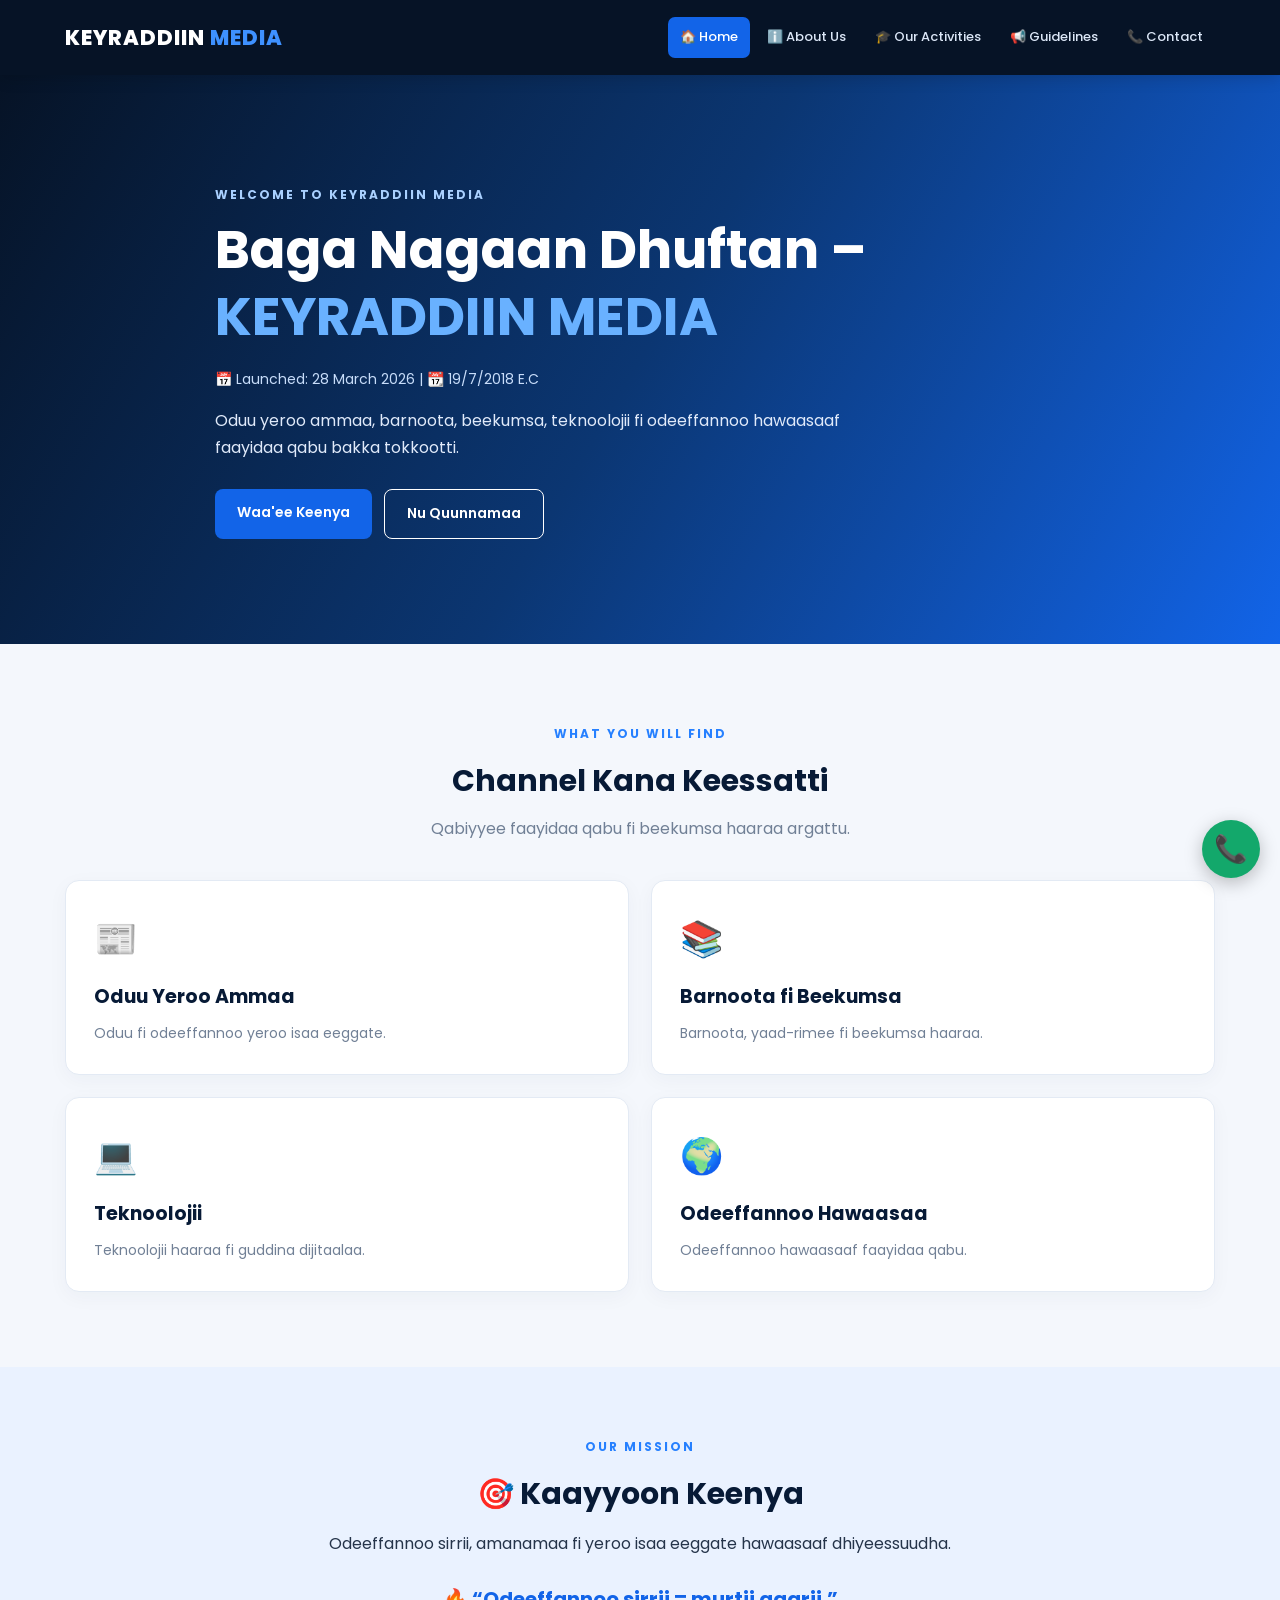
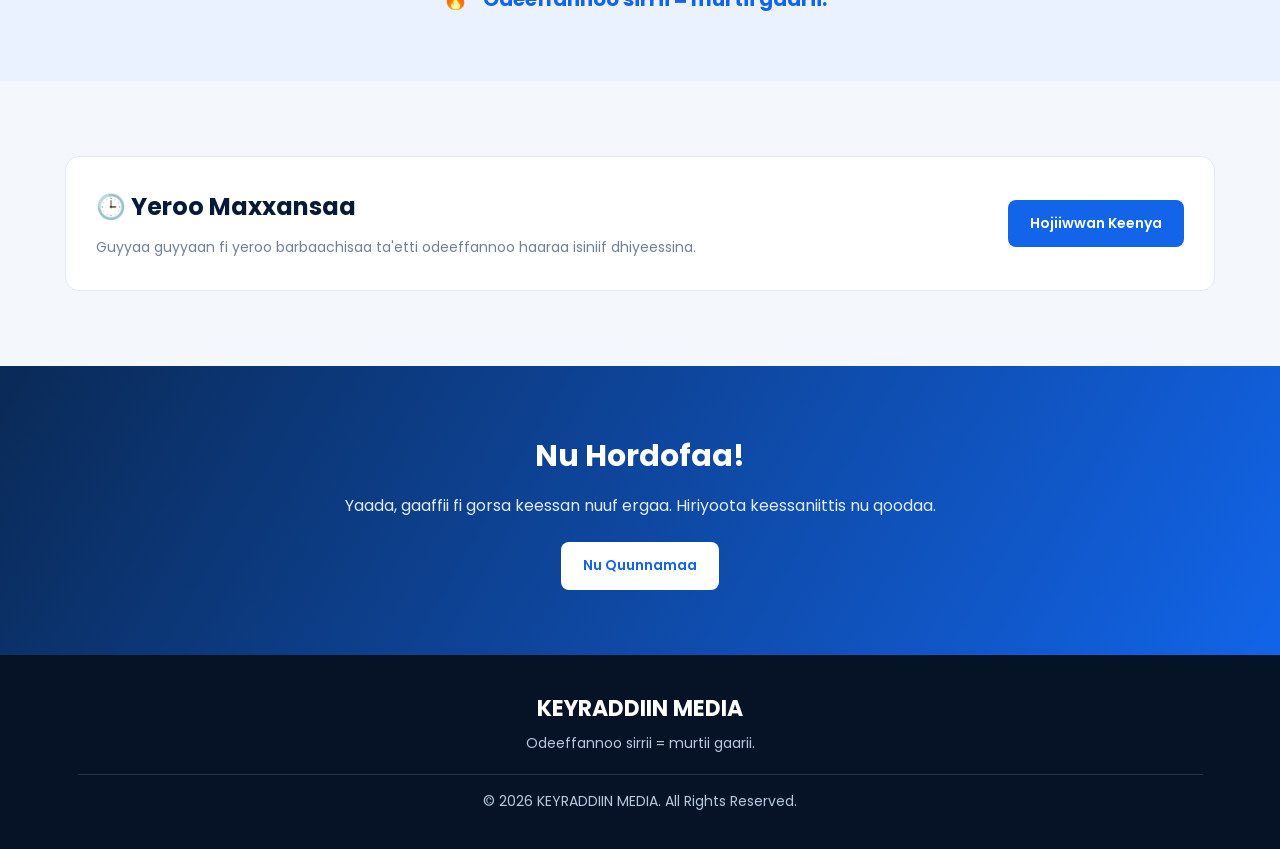
<file: index.html>
<!DOCTYPE html>
<html lang="om">
<head>
    <meta charset="UTF-8">
    <meta name="viewport" content="width=device-width, initial-scale=1.0">
    <meta name="description" content="KEYRADDIIN MEDIA - Oduu, barnoota, teknoolojii fi odeeffannoo hawaasaaf faayidaa qabu.">
    <title>KEYRADDIIN MEDIA | Home</title>
    <link rel="stylesheet" href="style.css">
</head>
<body>

<header class="header">
    <div class="container nav-container">
        <a href="index.html" class="logo">KEYRADDIIN <span>MEDIA</span></a>

        <button class="menu-toggle" id="menuToggle">☰</button>

        <nav class="nav" id="navMenu">
            <a class="active" href="index.html">🏠 Home</a>
            <a href="about.html">ℹ️ About Us</a>
            <a href="activities.html">🎓 Our Activities</a>
            <a href="guidelines.html">📢 Guidelines</a>
            <a href="contact.html">📞 Contact</a>
        </nav>
    </div>
</header>

<main>
    <section class="hero">
        <div class="container hero-content">
            <div class="hero-label">WELCOME TO KEYRADDIIN MEDIA</div>

            <h1>Baga Nagaan Dhuftan – <span>KEYRADDIIN MEDIA</span></h1>

            <p class="hero-date">
                📅 Launched: 28 March 2026 |
                📆 19/7/2018 E.C
            </p>

            <p class="hero-description">
                Oduu yeroo ammaa, barnoota, beekumsa, teknoolojii
                fi odeeffannoo hawaasaaf faayidaa qabu bakka tokkootti.
            </p>

            <div class="hero-buttons">
                <a href="about.html" class="btn btn-primary">Waa'ee Keenya</a>
                <a href="contact.html" class="btn btn-outline">Nu Quunnamaa</a>
            </div>
        </div>
    </section>

    <section class="section">
        <div class="container">
            <div class="section-heading">
                <span class="small-title">WHAT YOU WILL FIND</span>
                <h2>Channel Kana Keessatti</h2>
                <p>Qabiyyee faayidaa qabu fi beekumsa haaraa argattu.</p>
            </div>

            <div class="card-grid">
                <div class="card">
                    <div class="card-icon">📰</div>
                    <h3>Oduu Yeroo Ammaa</h3>
                    <p>Oduu fi odeeffannoo yeroo isaa eeggate.</p>
                </div>

                <div class="card">
                    <div class="card-icon">📚</div>
                    <h3>Barnoota fi Beekumsa</h3>
                    <p>Barnoota, yaad-rimee fi beekumsa haaraa.</p>
                </div>

                <div class="card">
                    <div class="card-icon">💻</div>
                    <h3>Teknoolojii</h3>
                    <p>Teknoolojii haaraa fi guddina dijitaalaa.</p>
                </div>

                <div class="card">
                    <div class="card-icon">🌍</div>
                    <h3>Odeeffannoo Hawaasaa</h3>
                    <p>Odeeffannoo hawaasaaf faayidaa qabu.</p>
                </div>
            </div>
        </div>
    </section>

    <section class="mission-section">
        <div class="container mission-box">
            <span class="small-title">OUR MISSION</span>
            <h2>🎯 Kaayyoon Keenya</h2>
            <p>
                Odeeffannoo sirrii, amanamaa fi yeroo isaa eeggate
                hawaasaaf dhiyeessuudha.
            </p>
            <div class="quote">
                🔥 “Odeeffannoo sirrii = murtii gaarii.”
            </div>
        </div>
    </section>

    <section class="section">
        <div class="container update-box">
            <div>
                <h2>🕒 Yeroo Maxxansaa</h2>
                <p>
                    Guyyaa guyyaan fi yeroo barbaachisaa ta'etti
                    odeeffannoo haaraa isiniif dhiyeessina.
                </p>
            </div>
            <a href="activities.html" class="btn btn-primary">Hojiiwwan Keenya</a>
        </div>
    </section>

    <section class="join-section">
        <div class="container">
            <h2>Nu Hordofaa!</h2>
            <p>
                Yaada, gaaffii fi gorsa keessan nuuf ergaa.
                Hiriyoota keessaniittis nu qoodaa.
            </p>
            <a href="contact.html" class="btn btn-light">Nu Quunnamaa</a>
        </div>
    </section>
</main>

<footer class="footer">
    <div class="container">
        <h3>KEYRADDIIN MEDIA</h3>
        <p>Odeeffannoo sirrii = murtii gaarii.</p>
        <p class="copyright">© 2026 KEYRADDIIN MEDIA. All Rights Reserved.</p>
    </div>
</footer>

<a href="tel:+251799574155" class="floating-call" aria-label="Bilbili">📞</a>

<script src="script.js"></script>
</body>
</html>
</file>
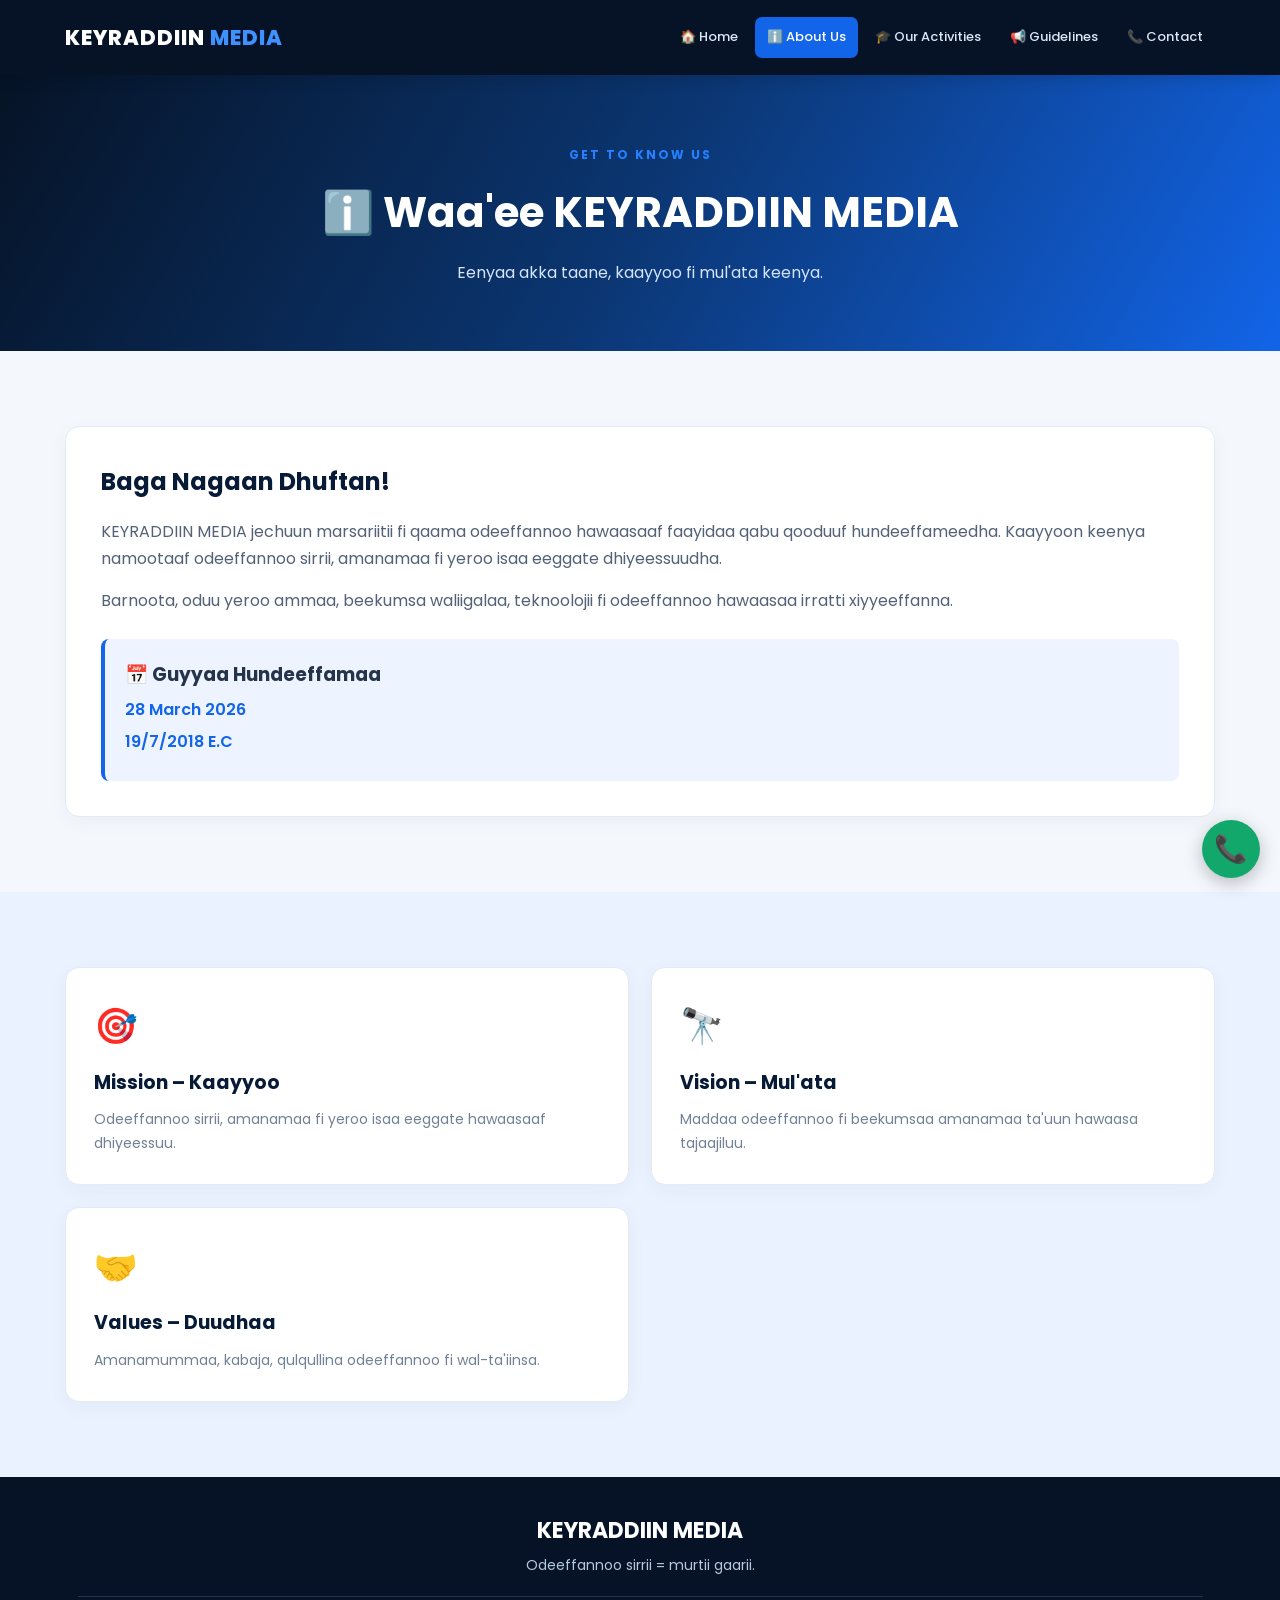
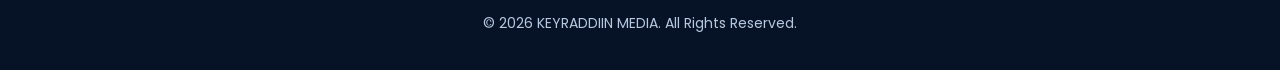
<file: about.html>
<!DOCTYPE html>
<html lang="om">
<head>
    <meta charset="UTF-8">
    <meta name="viewport" content="width=device-width, initial-scale=1.0">
    <title>About Us | KEYRADDIIN MEDIA</title>
    <link rel="stylesheet" href="style.css">
</head>
<body>

<header class="header">
    <div class="container nav-container">
        <a href="index.html" class="logo">KEYRADDIIN <span>MEDIA</span></a>
        <button class="menu-toggle" id="menuToggle">☰</button>
        <nav class="nav" id="navMenu">
            <a href="index.html">🏠 Home</a>
            <a class="active" href="about.html">ℹ️ About Us</a>
            <a href="activities.html">🎓 Our Activities</a>
            <a href="guidelines.html">📢 Guidelines</a>
            <a href="contact.html">📞 Contact</a>
        </nav>
    </div>
</header>

<main>
    <section class="page-hero">
        <div class="container">
            <span class="small-title">GET TO KNOW US</span>
            <h1>ℹ️ Waa'ee KEYRADDIIN MEDIA</h1>
            <p>Eenyaa akka taane, kaayyoo fi mul'ata keenya.</p>
        </div>
    </section>

    <section class="section">
        <div class="container content-box">
            <h2>Baga Nagaan Dhuftan!</h2>

            <p>
                KEYRADDIIN MEDIA jechuun marsariitii fi qaama odeeffannoo
                hawaasaaf faayidaa qabu qooduuf hundeeffameedha.
                Kaayyoon keenya namootaaf odeeffannoo sirrii,
                amanamaa fi yeroo isaa eeggate dhiyeessuudha.
            </p>

            <p>
                Barnoota, oduu yeroo ammaa, beekumsa waliigalaa,
                teknoolojii fi odeeffannoo hawaasaa irratti xiyyeeffanna.
            </p>

            <div class="info-highlight">
                <h3>📅 Guyyaa Hundeeffamaa</h3>
                <p>28 March 2026</p>
                <p>19/7/2018 E.C</p>
            </div>
        </div>
    </section>

    <section class="section section-dark">
        <div class="container card-grid">
            <div class="card">
                <div class="card-icon">🎯</div>
                <h3>Mission – Kaayyoo</h3>
                <p>
                    Odeeffannoo sirrii, amanamaa fi yeroo isaa eeggate
                    hawaasaaf dhiyeessuu.
                </p>
            </div>

            <div class="card">
                <div class="card-icon">🔭</div>
                <h3>Vision – Mul'ata</h3>
                <p>
                    Maddaa odeeffannoo fi beekumsaa amanamaa ta'uun
                    hawaasa tajaajiluu.
                </p>
            </div>

            <div class="card">
                <div class="card-icon">🤝</div>
                <h3>Values – Duudhaa</h3>
                <p>
                    Amanamummaa, kabaja, qulqullina odeeffannoo
                    fi wal-ta'iinsa.
                </p>
            </div>
        </div>
    </section>
</main>

<footer class="footer">
    <div class="container">
        <h3>KEYRADDIIN MEDIA</h3>
        <p>Odeeffannoo sirrii = murtii gaarii.</p>
        <p class="copyright">© 2026 KEYRADDIIN MEDIA. All Rights Reserved.</p>
    </div>
</footer>

<a href="tel:+251799574155" class="floating-call" aria-label="Bilbili">📞</a>
<script src="script.js"></script>
</body>
</html>
</file>
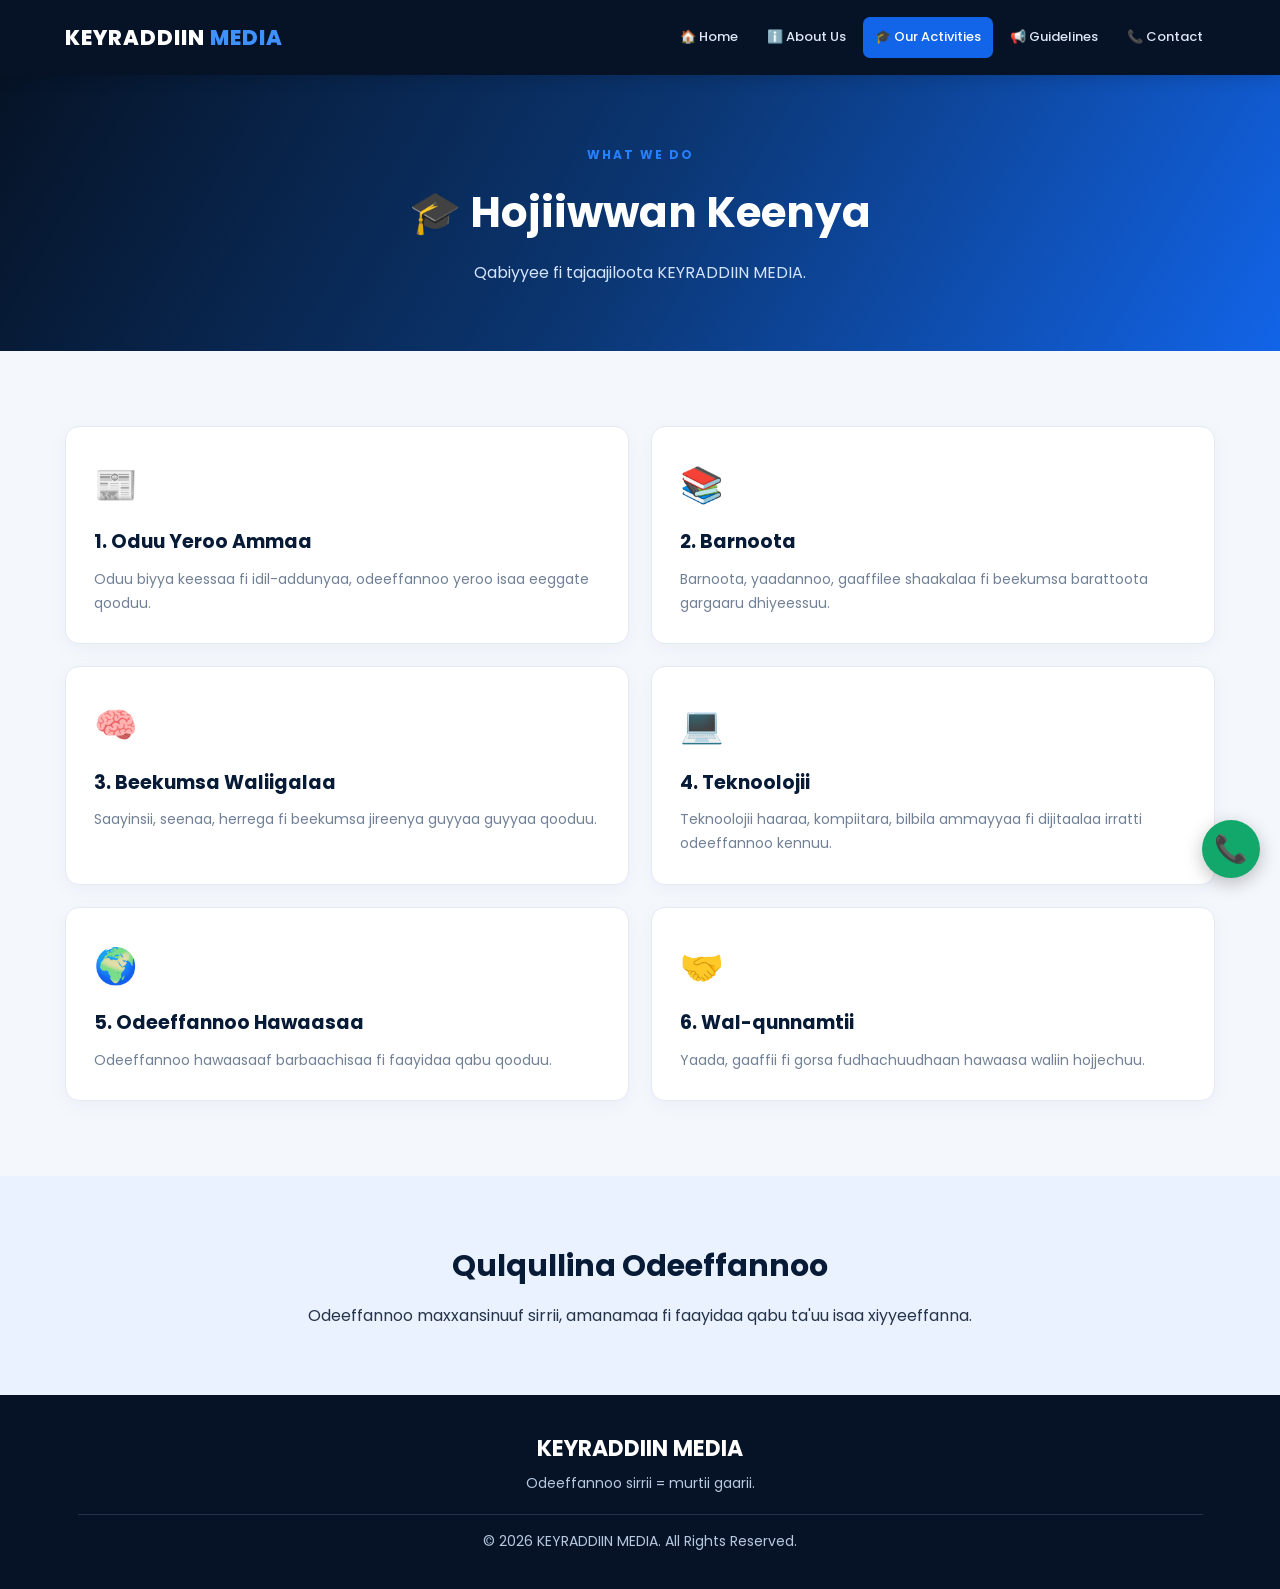
<file: activities.html>
<!DOCTYPE html>
<html lang="om">
<head>
    <meta charset="UTF-8">
    <meta name="viewport" content="width=device-width, initial-scale=1.0">
    <title>Our Activities | KEYRADDIIN MEDIA</title>
    <link rel="stylesheet" href="style.css">
</head>
<body>

<header class="header">
    <div class="container nav-container">
        <a href="index.html" class="logo">KEYRADDIIN <span>MEDIA</span></a>
        <button class="menu-toggle" id="menuToggle">☰</button>
        <nav class="nav" id="navMenu">
            <a href="index.html">🏠 Home</a>
            <a href="about.html">ℹ️ About Us</a>
            <a class="active" href="activities.html">🎓 Our Activities</a>
            <a href="guidelines.html">📢 Guidelines</a>
            <a href="contact.html">📞 Contact</a>
        </nav>
    </div>
</header>

<main>
    <section class="page-hero">
        <div class="container">
            <span class="small-title">WHAT WE DO</span>
            <h1>🎓 Hojiiwwan Keenya</h1>
            <p>Qabiyyee fi tajaajiloota KEYRADDIIN MEDIA.</p>
        </div>
    </section>

    <section class="section">
        <div class="container card-grid">

            <div class="card">
                <div class="card-icon">📰</div>
                <h3>1. Oduu Yeroo Ammaa</h3>
                <p>
                    Oduu biyya keessaa fi idil-addunyaa,
                    odeeffannoo yeroo isaa eeggate qooduu.
                </p>
            </div>

            <div class="card">
                <div class="card-icon">📚</div>
                <h3>2. Barnoota</h3>
                <p>
                    Barnoota, yaadannoo, gaaffilee shaakalaa
                    fi beekumsa barattoota gargaaru dhiyeessuu.
                </p>
            </div>

            <div class="card">
                <div class="card-icon">🧠</div>
                <h3>3. Beekumsa Waliigalaa</h3>
                <p>
                    Saayinsii, seenaa, herrega fi beekumsa
                    jireenya guyyaa guyyaa qooduu.
                </p>
            </div>

            <div class="card">
                <div class="card-icon">💻</div>
                <h3>4. Teknoolojii</h3>
                <p>
                    Teknoolojii haaraa, kompiitara,
                    bilbila ammayyaa fi dijitaalaa irratti
                    odeeffannoo kennuu.
                </p>
            </div>

            <div class="card">
                <div class="card-icon">🌍</div>
                <h3>5. Odeeffannoo Hawaasaa</h3>
                <p>
                    Odeeffannoo hawaasaaf barbaachisaa
                    fi faayidaa qabu qooduu.
                </p>
            </div>

            <div class="card">
                <div class="card-icon">🤝</div>
                <h3>6. Wal-qunnamtii</h3>
                <p>
                    Yaada, gaaffii fi gorsa fudhachuudhaan
                    hawaasa waliin hojjechuu.
                </p>
            </div>

        </div>
    </section>

    <section class="mission-section">
        <div class="container mission-box">
            <h2>Qulqullina Odeeffannoo</h2>
            <p>
                Odeeffannoo maxxansinuuf sirrii, amanamaa
                fi faayidaa qabu ta'uu isaa xiyyeeffanna.
            </p>
        </div>
    </section>
</main>

<footer class="footer">
    <div class="container">
        <h3>KEYRADDIIN MEDIA</h3>
        <p>Odeeffannoo sirrii = murtii gaarii.</p>
        <p class="copyright">© 2026 KEYRADDIIN MEDIA. All Rights Reserved.</p>
    </div>
</footer>

<a href="tel:+251799574155" class="floating-call" aria-label="Bilbili">📞</a>
<script src="script.js"></script>
</body>
</html>
</file>
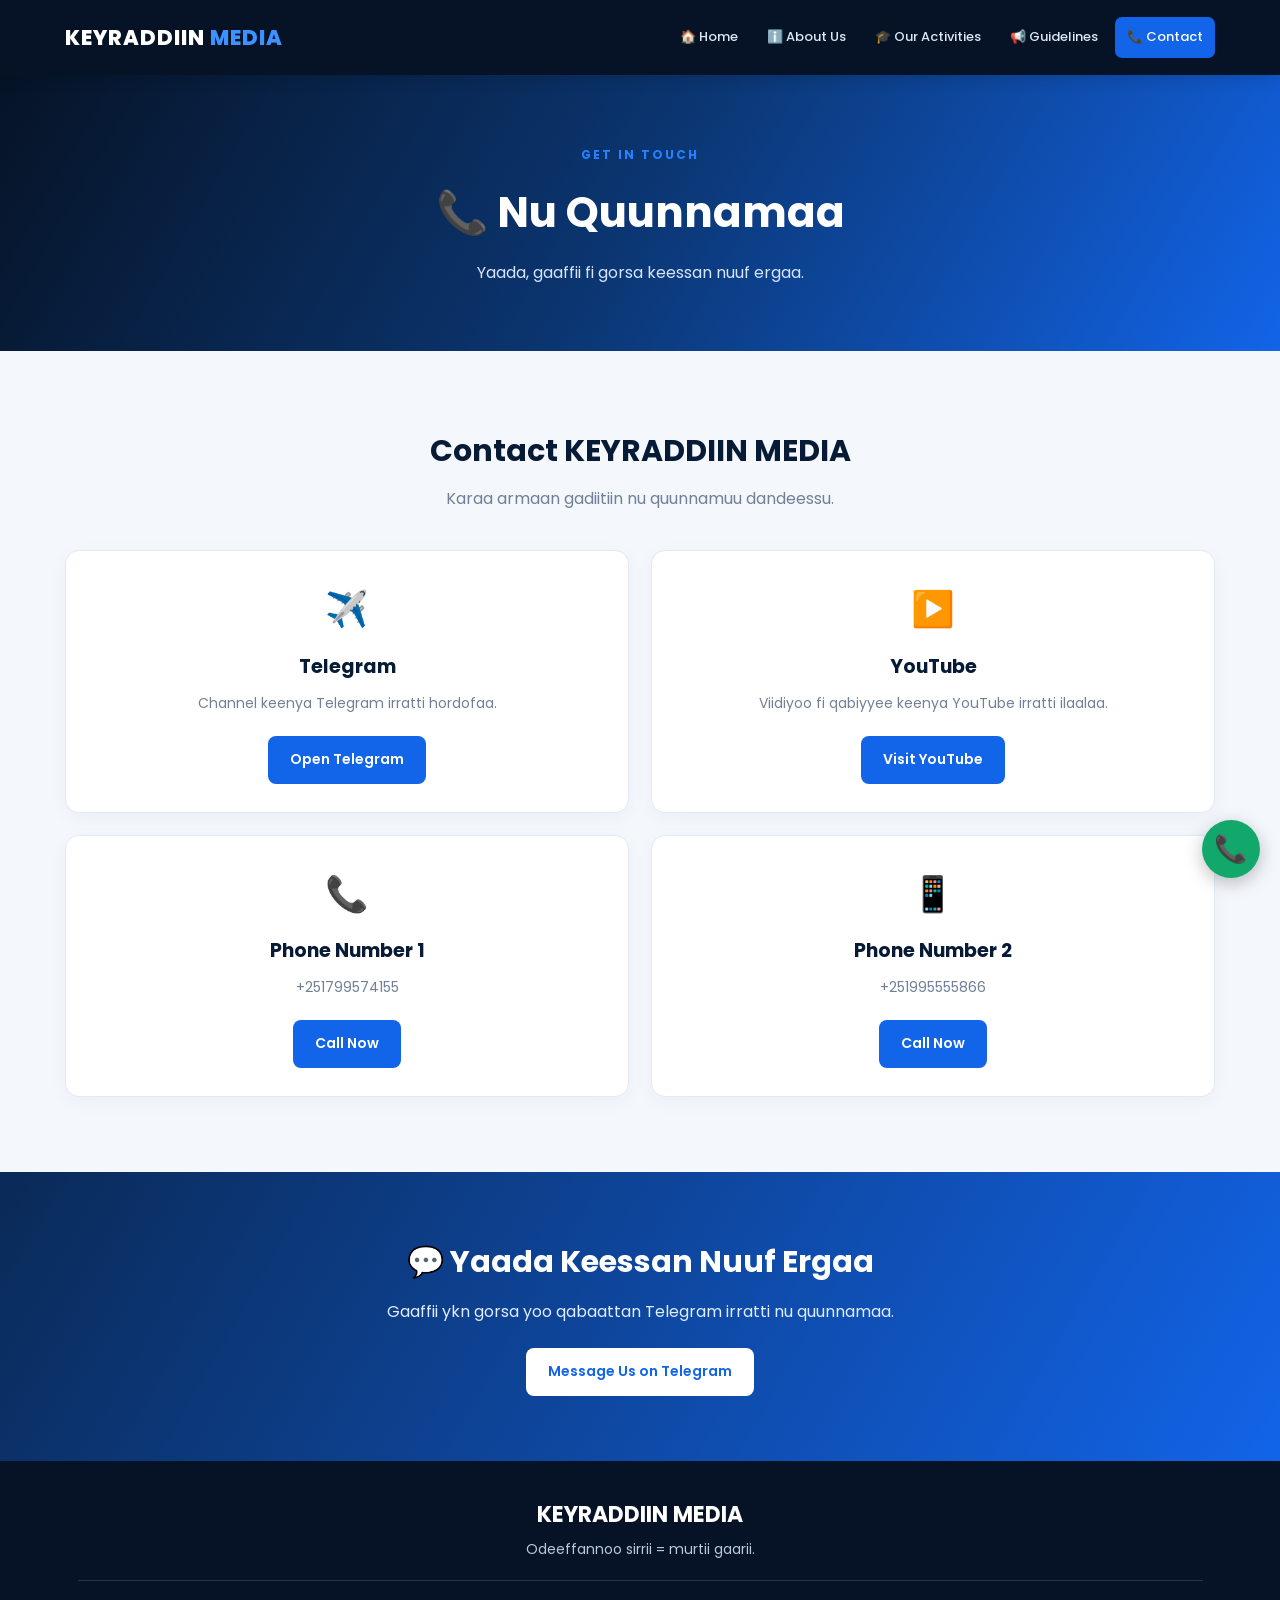
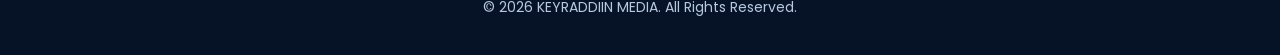
<file: contact.html>
<!DOCTYPE html>
<html lang="om">
<head>
    <meta charset="UTF-8">
    <meta name="viewport" content="width=device-width, initial-scale=1.0">
    <title>Contact Us | KEYRADDIIN MEDIA</title>
    <link rel="stylesheet" href="style.css">
</head>
<body>

<header class="header">
    <div class="container nav-container">
        <a href="index.html" class="logo">KEYRADDIIN <span>MEDIA</span></a>
        <button class="menu-toggle" id="menuToggle">☰</button>
        <nav class="nav" id="navMenu">
            <a href="index.html">🏠 Home</a>
            <a href="about.html">ℹ️ About Us</a>
            <a href="activities.html">🎓 Our Activities</a>
            <a href="guidelines.html">📢 Guidelines</a>
            <a class="active" href="contact.html">📞 Contact</a>
        </nav>
    </div>
</header>

<main>
    <section class="page-hero">
        <div class="container">
            <span class="small-title">GET IN TOUCH</span>
            <h1>📞 Nu Quunnamaa</h1>
            <p>Yaada, gaaffii fi gorsa keessan nuuf ergaa.</p>
        </div>
    </section>

    <section class="section">
        <div class="container">

            <div class="section-heading">
                <h2>Contact KEYRADDIIN MEDIA</h2>
                <p>Karaa armaan gadiitiin nu quunnamuu dandeessu.</p>
            </div>

            <div class="card-grid contact-grid">

                <div class="card contact-card">
                    <div class="card-icon">✈️</div>
                    <h3>Telegram</h3>
                    <p>Channel keenya Telegram irratti hordofaa.</p>
                    <a href="https://t.me/Keyraddiinmedia"
                       target="_blank" rel="noopener"
                       class="btn btn-primary">Open Telegram</a>
                </div>

                <div class="card contact-card">
                    <div class="card-icon">▶️</div>
                    <h3>YouTube</h3>
                    <p>Viidiyoo fi qabiyyee keenya YouTube irratti ilaalaa.</p>
                    <a href="https://www.youtube.com/@keyraddiin-j2b"
                       target="_blank" rel="noopener"
                       class="btn btn-primary">Visit YouTube</a>
                </div>

                <div class="card contact-card">
                    <div class="card-icon">📞</div>
                    <h3>Phone Number 1</h3>
                    <p>+251799574155</p>
                    <a href="tel:+251799574155" class="btn btn-primary">Call Now</a>
                </div>

                <div class="card contact-card">
                    <div class="card-icon">📱</div>
                    <h3>Phone Number 2</h3>
                    <p>+251995555866</p>
                    <a href="tel:+251995555866" class="btn btn-primary">Call Now</a>
                </div>

            </div>
        </div>
    </section>

    <section class="join-section">
        <div class="container">
            <h2>💬 Yaada Keessan Nuuf Ergaa</h2>
            <p>Gaaffii ykn gorsa yoo qabaattan Telegram irratti nu quunnamaa.</p>
            <a href="https://t.me/Keyraddiinmedia"
               target="_blank" rel="noopener"
               class="btn btn-light">Message Us on Telegram</a>
        </div>
    </section>
</main>

<footer class="footer">
    <div class="container">
        <h3>KEYRADDIIN MEDIA</h3>
        <p>Odeeffannoo sirrii = murtii gaarii.</p>
        <p class="copyright">© 2026 KEYRADDIIN MEDIA. All Rights Reserved.</p>
    </div>
</footer>

<a href="tel:+251799574155" class="floating-call" aria-label="Bilbili">📞</a>
<script src="script.js"></script>
</body>
</html>
</file>
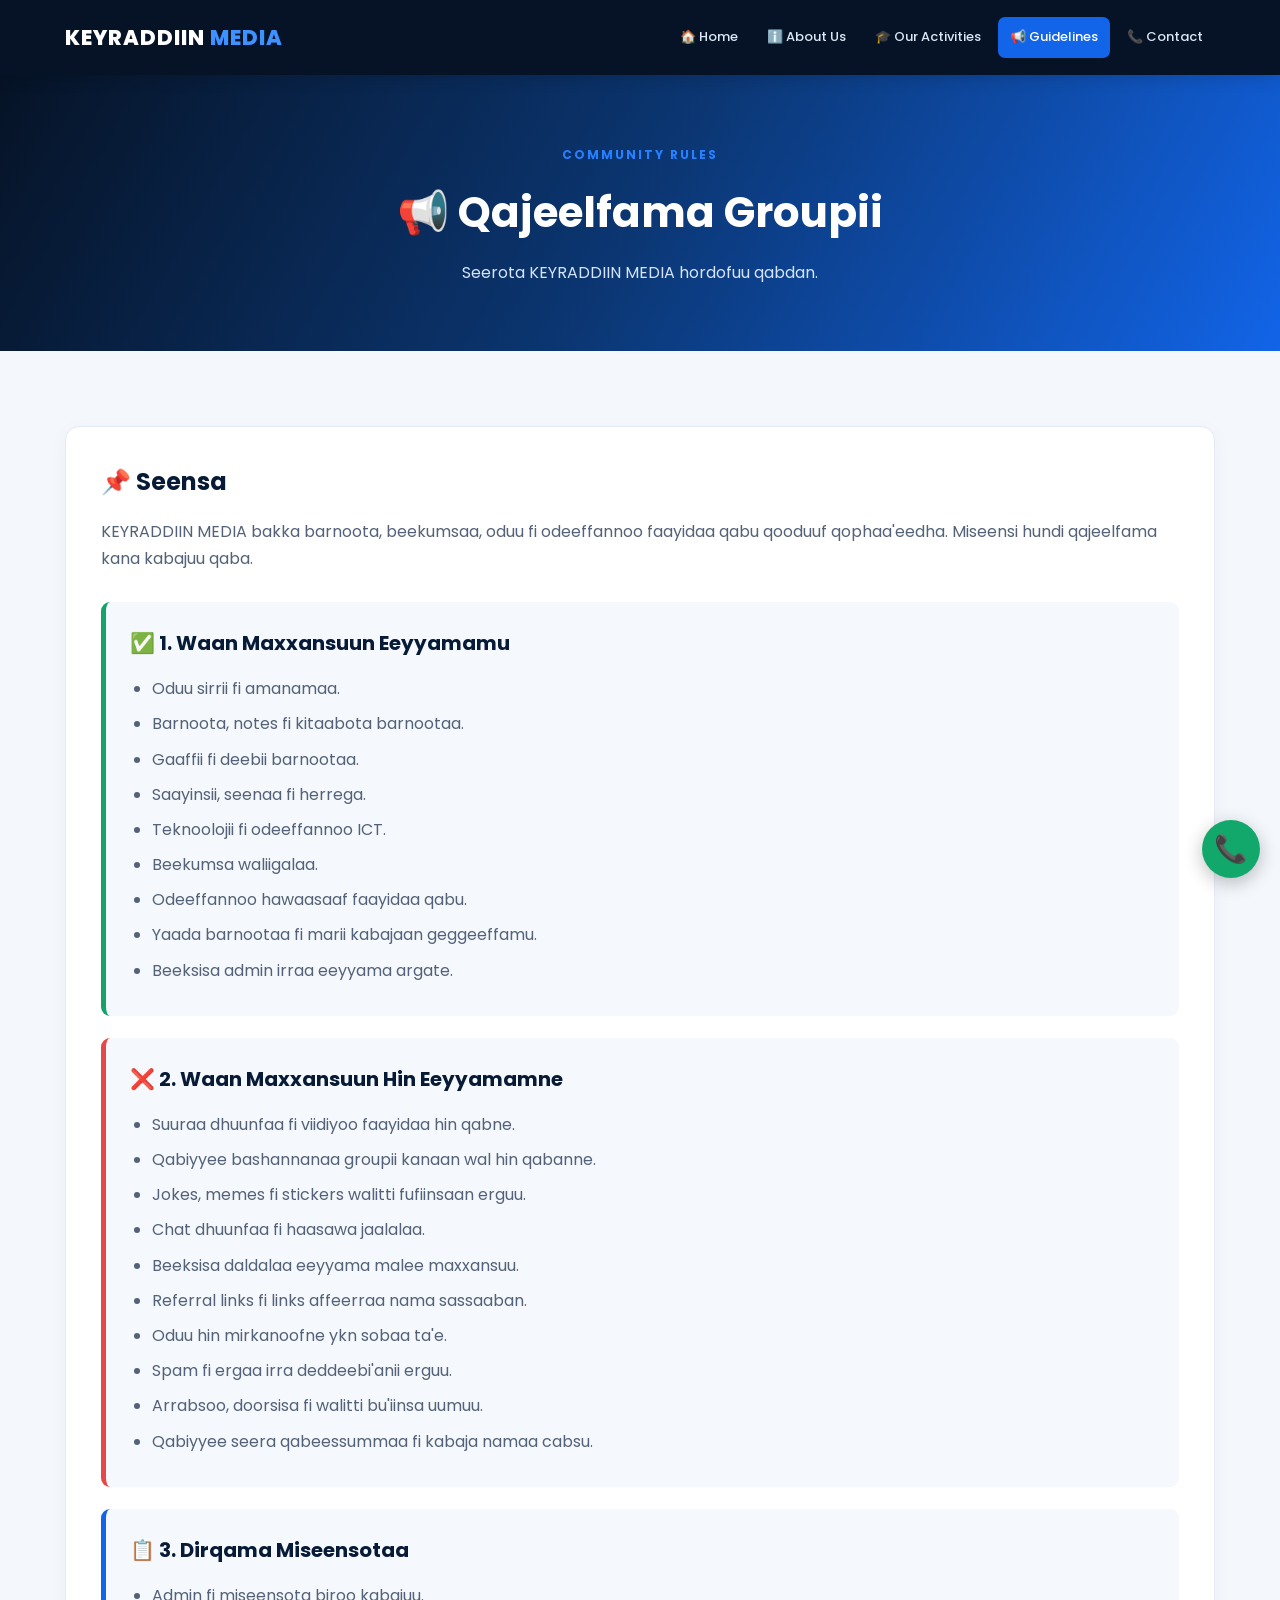
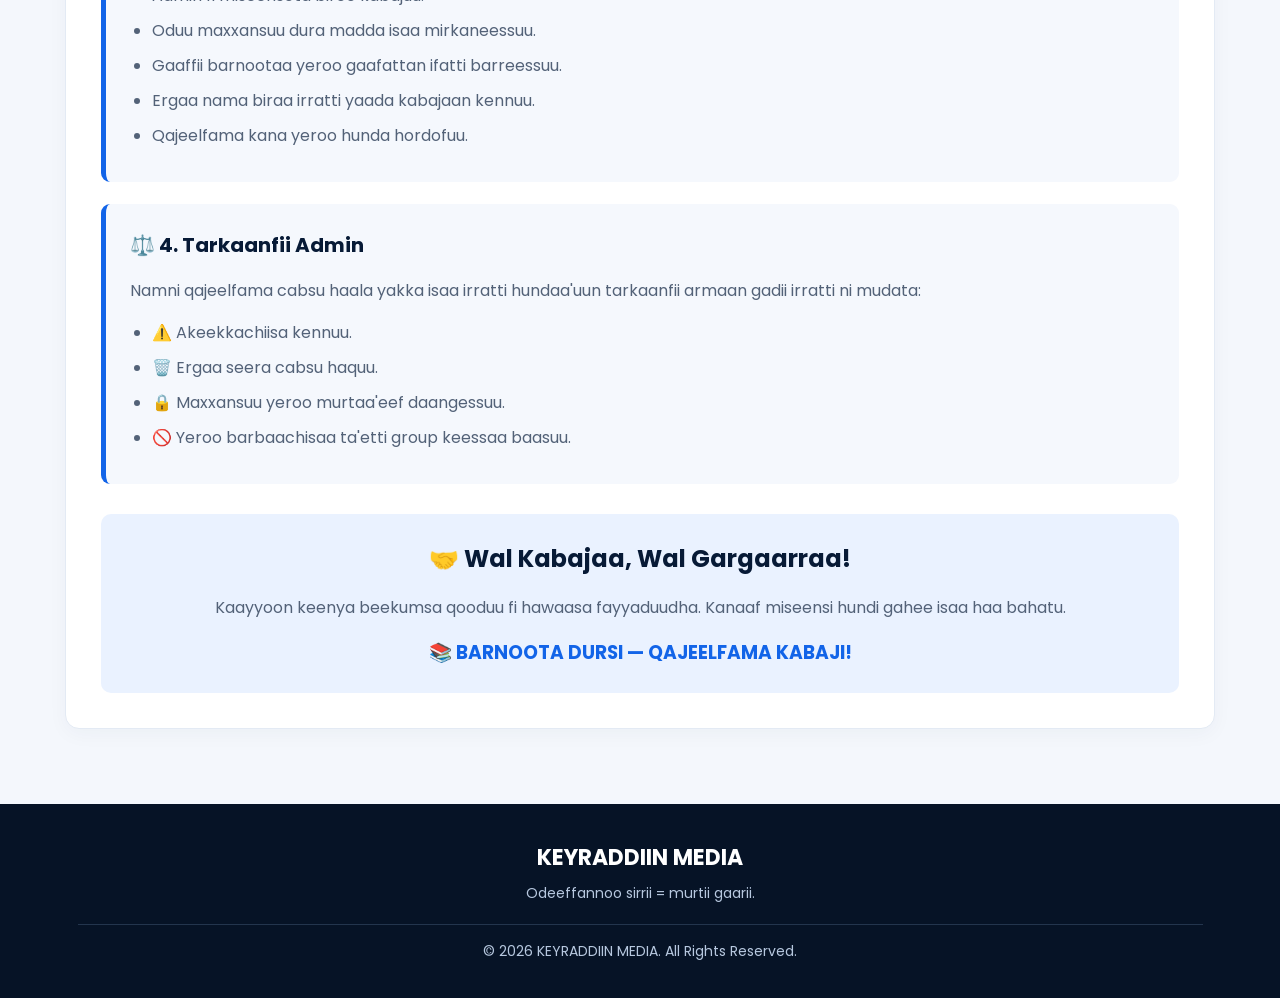
<file: guidelines.html>
<!DOCTYPE html>
<html lang="om">
<head>
    <meta charset="UTF-8">
    <meta name="viewport" content="width=device-width, initial-scale=1.0">
    <title>Group Guidelines | KEYRADDIIN MEDIA</title>
    <link rel="stylesheet" href="style.css">
</head>
<body>

<header class="header">
    <div class="container nav-container">
        <a href="index.html" class="logo">KEYRADDIIN <span>MEDIA</span></a>
        <button class="menu-toggle" id="menuToggle">☰</button>
        <nav class="nav" id="navMenu">
            <a href="index.html">🏠 Home</a>
            <a href="about.html">ℹ️ About Us</a>
            <a href="activities.html">🎓 Our Activities</a>
            <a class="active" href="guidelines.html">📢 Guidelines</a>
            <a href="contact.html">📞 Contact</a>
        </nav>
    </div>
</header>

<main>
    <section class="page-hero">
        <div class="container">
            <span class="small-title">COMMUNITY RULES</span>
            <h1>📢 Qajeelfama Groupii</h1>
            <p>Seerota KEYRADDIIN MEDIA hordofuu qabdan.</p>
        </div>
    </section>

    <section class="section">
        <div class="container content-box">

            <div class="guideline-intro">
                <h2>📌 Seensa</h2>
                <p>
                    KEYRADDIIN MEDIA bakka barnoota, beekumsaa,
                    oduu fi odeeffannoo faayidaa qabu qooduuf
                    qophaa'eedha. Miseensi hundi qajeelfama kana
                    kabajuu qaba.
                </p>
            </div>

            <div class="guideline-block allowed">
                <h2>✅ 1. Waan Maxxansuun Eeyyamamu</h2>
                <ul>
                    <li>Oduu sirrii fi amanamaa.</li>
                    <li>Barnoota, notes fi kitaabota barnootaa.</li>
                    <li>Gaaffii fi deebii barnootaa.</li>
                    <li>Saayinsii, seenaa fi herrega.</li>
                    <li>Teknoolojii fi odeeffannoo ICT.</li>
                    <li>Beekumsa waliigalaa.</li>
                    <li>Odeeffannoo hawaasaaf faayidaa qabu.</li>
                    <li>Yaada barnootaa fi marii kabajaan geggeeffamu.</li>
                    <li>Beeksisa admin irraa eeyyama argate.</li>
                </ul>
            </div>

            <div class="guideline-block prohibited">
                <h2>❌ 2. Waan Maxxansuun Hin Eeyyamamne</h2>
                <ul>
                    <li>Suuraa dhuunfaa fi viidiyoo faayidaa hin qabne.</li>
                    <li>Qabiyyee bashannanaa groupii kanaan wal hin qabanne.</li>
                    <li>Jokes, memes fi stickers walitti fufiinsaan erguu.</li>
                    <li>Chat dhuunfaa fi haasawa jaalalaa.</li>
                    <li>Beeksisa daldalaa eeyyama malee maxxansuu.</li>
                    <li>Referral links fi links affeerraa nama sassaaban.</li>
                    <li>Oduu hin mirkanoofne ykn sobaa ta'e.</li>
                    <li>Spam fi ergaa irra deddeebi'anii erguu.</li>
                    <li>Arrabsoo, doorsisa fi walitti bu'iinsa uumuu.</li>
                    <li>Qabiyyee seera qabeessummaa fi kabaja namaa cabsu.</li>
                </ul>
            </div>

            <div class="guideline-block">
                <h2>📋 3. Dirqama Miseensotaa</h2>
                <ul>
                    <li>Admin fi miseensota biroo kabajuu.</li>
                    <li>Oduu maxxansuu dura madda isaa mirkaneessuu.</li>
                    <li>Gaaffii barnootaa yeroo gaafattan ifatti barreessuu.</li>
                    <li>Ergaa nama biraa irratti yaada kabajaan kennuu.</li>
                    <li>Qajeelfama kana yeroo hunda hordofuu.</li>
                </ul>
            </div>

            <div class="guideline-block">
                <h2>⚖️ 4. Tarkaanfii Admin</h2>
                <p>
                    Namni qajeelfama cabsu haala yakka isaa irratti
                    hundaa'uun tarkaanfii armaan gadii irratti ni mudata:
                </p>
                <ul>
                    <li>⚠️ Akeekkachiisa kennuu.</li>
                    <li>🗑️ Ergaa seera cabsu haquu.</li>
                    <li>🔒 Maxxansuu yeroo murtaa'eef daangessuu.</li>
                    <li>🚫 Yeroo barbaachisaa ta'etti group keessaa baasuu.</li>
                </ul>
            </div>

            <div class="guideline-final">
                <h2>🤝 Wal Kabajaa, Wal Gargaarraa!</h2>
                <p>
                    Kaayyoon keenya beekumsa qooduu fi hawaasa
                    fayyaduudha. Kanaaf miseensi hundi gahee isaa
                    haa bahatu.
                </p>
                <h3>📚 BARNOOTA DURSI — QAJEELFAMA KABAJI!</h3>
            </div>

        </div>
    </section>
</main>

<footer class="footer">
    <div class="container">
        <h3>KEYRADDIIN MEDIA</h3>
        <p>Odeeffannoo sirrii = murtii gaarii.</p>
        <p class="copyright">© 2026 KEYRADDIIN MEDIA. All Rights Reserved.</p>
    </div>
</footer>

<a href="tel:+251799574155" class="floating-call" aria-label="Bilbili">📞</a>
<script src="script.js"></script>
</body>
</html>
</file>
<file: style.css>
@import url('https://fonts.googleapis.com/css2?family=Poppins:wght@400;500;600;700;800&display=swap');

:root {
    --primary: #1264e8;
    --secondary: #071a36;
    --dark: #061326;
    --light: #f4f7fc;
    --text: #25344a;
    --muted: #718096;
    --white: #ffffff;
    --border: #e3eaf4;
}

* {
    margin: 0;
    padding: 0;
    box-sizing: border-box;
}

html {
    scroll-behavior: smooth;
}

body {
    font-family: 'Poppins', sans-serif;
    background: var(--light);
    color: var(--text);
    line-height: 1.7;
}

a {
    text-decoration: none;
}

.container {
    width: 90%;
    max-width: 1150px;
    margin: auto;
}

/* HEADER */

.header {
    background: #061326;
    position: sticky;
    top: 0;
    z-index: 1000;
    box-shadow: 0 3px 15px rgba(0,0,0,0.15);
}

.nav-container {
    min-height: 75px;
    display: flex;
    justify-content: space-between;
    align-items: center;
    gap: 20px;
}

.logo {
    color: white;
    font-size: 21px;
    font-weight: 800;
    letter-spacing: 1px;
}

.logo span {
    color: #3e91ff;
}

.nav {
    display: flex;
    align-items: center;
    gap: 5px;
}

.nav a {
    color: #dce7f7;
    padding: 9px 12px;
    font-size: 13px;
    font-weight: 500;
    border-radius: 7px;
    transition: 0.3s;
}

.nav a:hover,
.nav a.active {
    background: var(--primary);
    color: white;
}

.menu-toggle {
    display: none;
    border: none;
    background: var(--primary);
    color: white;
    padding: 8px 13px;
    font-size: 23px;
    border-radius: 7px;
    cursor: pointer;
}

/* HOME HERO */

.hero {
    background: linear-gradient(120deg, #061326, #0b3672, #1264e8);
    color: white;
    padding: 105px 0;
    position: relative;
    overflow: hidden;
}

.hero-content {
    max-width: 850px;
}

.hero-label,
.small-title {
    display: inline-block;
    color: #2680ff;
    font-size: 12px;
    font-weight: 700;
    letter-spacing: 2px;
    margin-bottom: 12px;
}

.hero-label {
    color: #a9d0ff;
}

.hero h1 {
    font-size: clamp(30px, 5vw, 53px);
    line-height: 1.25;
    margin-bottom: 18px;
}

.hero h1 span {
    color: #69b1ff;
}

.hero-date {
    color: #c8ddfa;
    margin-bottom: 15px;
    font-size: 14px;
}

.hero-description {
    color: #e0eafa;
    max-width: 650px;
    font-size: 16px;
    margin-bottom: 28px;
}

.hero-buttons {
    display: flex;
    flex-wrap: wrap;
    gap: 12px;
}

/* BUTTONS */

.btn {
    display: inline-block;
    padding: 12px 22px;
    border-radius: 8px;
    font-weight: 600;
    font-size: 14px;
    transition: 0.3s;
}

.btn-primary {
    background: var(--primary);
    color: white;
}

.btn-primary:hover {
    background: #084bb8;
    transform: translateY(-2px);
}

.btn-outline {
    border: 1px solid white;
    color: white;
}

.btn-outline:hover {
    background: white;
    color: var(--secondary);
}

.btn-light {
    background: white;
    color: var(--primary);
}

/* SECTIONS */

.section {
    padding: 75px 0;
}

.section-heading {
    text-align: center;
    margin-bottom: 38px;
}

.section-heading h2 {
    color: var(--secondary);
    font-size: 30px;
    margin-bottom: 8px;
}

.section-heading p {
    color: var(--muted);
}

/* CARDS */

.card-grid {
    display: grid;
    grid-template-columns: repeat(2, 1fr);
    gap: 22px;
}

.card {
    background: white;
    border: 1px solid var(--border);
    border-radius: 14px;
    padding: 28px;
    box-shadow: 0 5px 20px rgba(10, 40, 80, 0.04);
    transition: 0.3s;
}

.card:hover {
    transform: translateY(-5px);
    box-shadow: 0 12px 28px rgba(10, 40, 80, 0.10);
}

.card-icon {
    font-size: 35px;
    margin-bottom: 12px;
}

.card h3 {
    color: var(--secondary);
    font-size: 19px;
    margin-bottom: 9px;
}

.card p {
    color: var(--muted);
    font-size: 14px;
}

/* MISSION */

.mission-section {
    padding: 65px 0;
    background: #eaf2ff;
}

.mission-box {
    text-align: center;
}

.mission-box h2 {
    color: var(--secondary);
    font-size: 30px;
    margin-bottom: 10px;
}

.mission-box p {
    max-width: 700px;
    margin: auto;
}

.quote {
    margin-top: 25px;
    color: var(--primary);
    font-size: 20px;
    font-weight: 700;
}

/* UPDATE BOX */

.update-box {
    display: flex;
    align-items: center;
    justify-content: space-between;
    gap: 25px;
    background: white;
    border-radius: 14px;
    padding: 30px;
    border: 1px solid var(--border);
}

.update-box h2 {
    color: var(--secondary);
    margin-bottom: 8px;
}

.update-box p {
    color: var(--muted);
    font-size: 14px;
}

/* JOIN */

.join-section {
    background: linear-gradient(120deg, #0a2a57, #1264e8);
    color: white;
    padding: 65px 20px;
    text-align: center;
}

.join-section h2 {
    font-size: 30px;
    margin-bottom: 10px;
}

.join-section p {
    margin-bottom: 23px;
    color: #e0ecff;
}

/* INNER PAGE HERO */

.page-hero {
    background: linear-gradient(120deg, #061326, #0b3672, #1264e8);
    color: white;
    padding: 65px 0;
    text-align: center;
}

.page-hero h1 {
    font-size: clamp(27px, 5vw, 42px);
    margin-bottom: 10px;
}

.page-hero p {
    color: #d5e5ff;
}

/* CONTENT */

.content-box {
    background: white;
    padding: 35px;
    border-radius: 14px;
    border: 1px solid var(--border);
    box-shadow: 0 5px 20px rgba(10, 40, 80, 0.04);
}

.content-box h2 {
    color: var(--secondary);
    margin-bottom: 15px;
}

.content-box p {
    margin-bottom: 15px;
    color: #536278;
}

.info-highlight {
    margin-top: 25px;
    background: #edf4ff;
    border-left: 4px solid var(--primary);
    padding: 20px;
    border-radius: 8px;
}

.info-highlight p {
    margin: 5px 0;
    font-weight: 600;
    color: var(--primary);
}

.section-dark {
    background: #eaf2ff;
}

/* GUIDELINES */

.guideline-intro {
    margin-bottom: 30px;
}

.guideline-block {
    padding: 24px;
    margin: 22px 0;
    background: #f5f8fd;
    border-left: 5px solid var(--primary);
    border-radius: 9px;
}

.guideline-block h2 {
    font-size: 20px;
}

.guideline-block ul {
    padding-left: 22px;
    color: #536278;
}

.guideline-block li {
    margin: 8px 0;
}

.allowed {
    border-left-color: #16a36a;
}

.prohibited {
    border-left-color: #e54848;
}

.guideline-final {
    background: #eaf2ff;
    padding: 25px;
    text-align: center;
    border-radius: 10px;
    margin-top: 30px;
}

.guideline-final h3 {
    color: var(--primary);
    margin-top: 15px;
}

/* CONTACT */

.contact-card {
    text-align: center;
}

.contact-card .btn {
    margin-top: 20px;
}

/* FOOTER */

.footer {
    background: #061326;
    color: white;
    text-align: center;
    padding: 35px 15px;
}

.footer h3 {
    font-size: 22px;
    margin-bottom: 5px;
}

.footer p {
    color: #b7c8df;
    font-size: 14px;
}

.copyright {
    margin-top: 18px;
    padding-top: 15px;
    border-top: 1px solid #23354d;
}

/* FLOATING CALL BUTTON */

.floating-call {
    position: fixed;
    right: 20px;
    bottom: 22px;
    width: 58px;
    height: 58px;
    background: #13a86b;
    color: white;
    border-radius: 50%;
    display: flex;
    align-items: center;
    justify-content: center;
    font-size: 27px;
    box-shadow: 0 5px 18px rgba(0,0,0,0.25);
    z-index: 2000;
    transition: 0.3s;
}

.floating-call:hover {
    transform: scale(1.1);
    background: #078653;
}

/* MOBILE RESPONSIVE */

@media (max-width: 850px) {
    .menu-toggle {
        display: block;
    }

    .nav {
        display: none;
        position: absolute;
        top: 75px;
        left: 0;
        width: 100%;
        background: #061326;
        padding: 15px 5%;
        flex-direction: column;
        align-items: stretch;
    }

    .nav.show {
        display: flex;
    }

    .nav a {
        padding: 12px;
    }

    .hero {
        padding: 75px 0;
    }

    .card-grid {
        grid-template-columns: 1fr;
    }

    .update-box {
        flex-direction: column;
        align-items: flex-start;
    }

    .content-box {
        padding: 23px;
    }
}

@media (max-width: 480px) {
    .logo {
        font-size: 17px;
    }

    .hero h1 {
        font-size: 31px;
    }

    .section {
        padding: 55px 0;
    }

    .page-hero {
        padding: 50px 0;
    }

    .floating-call {
        right: 15px;
        bottom: 17px;
        width: 54px;
        height: 54px;
    }
}
</file>
